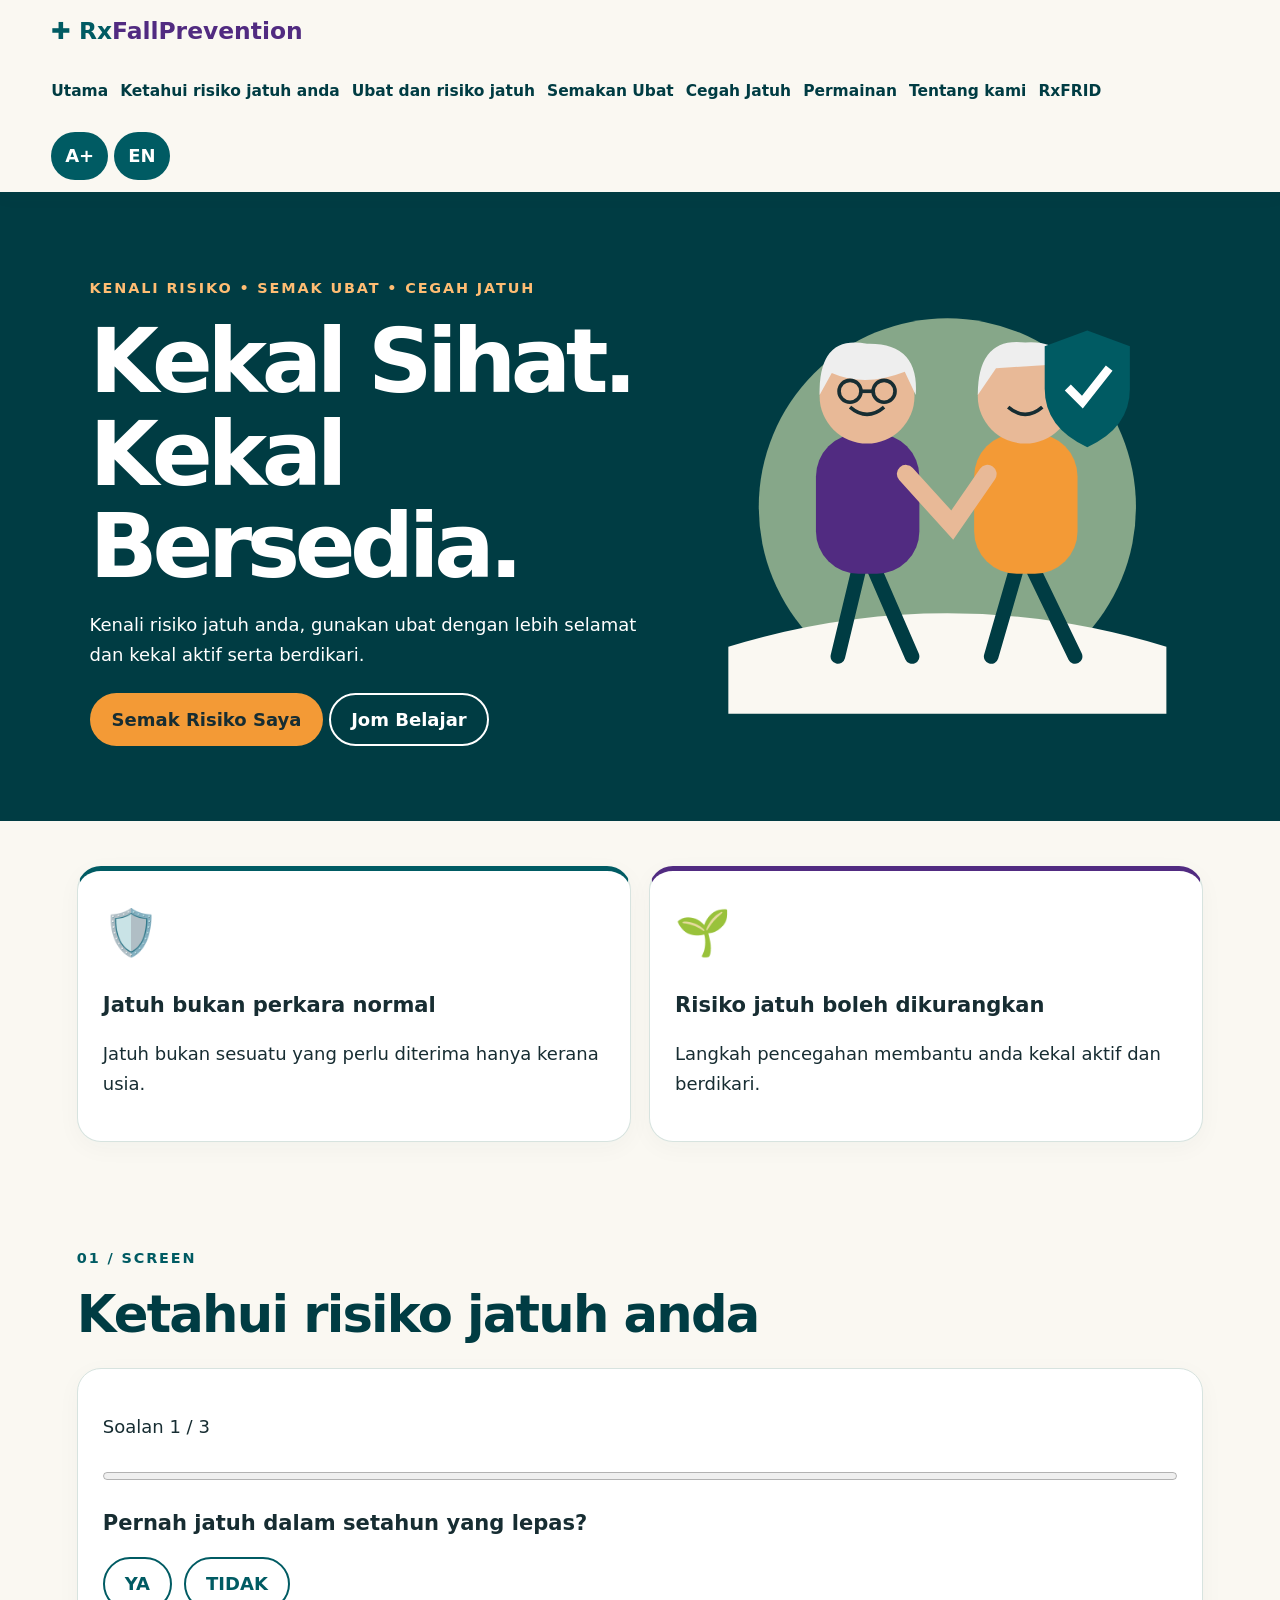
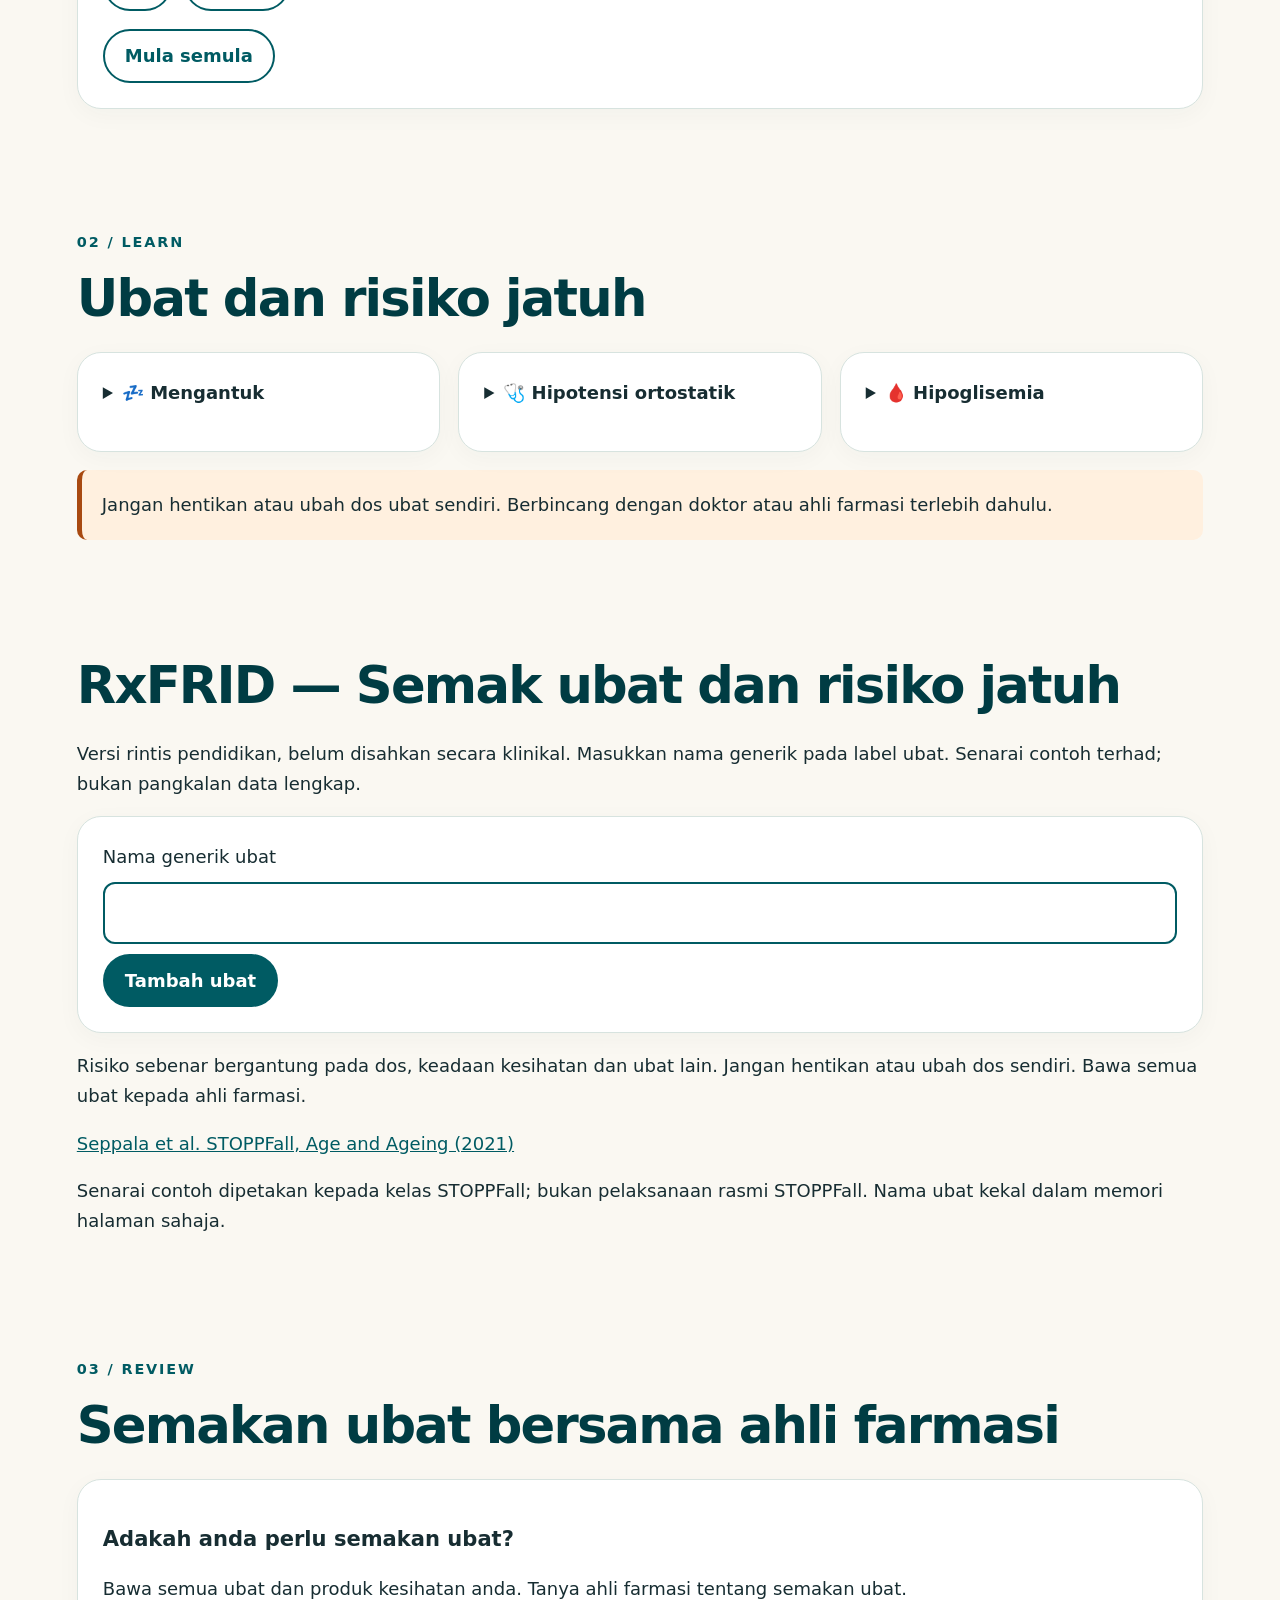
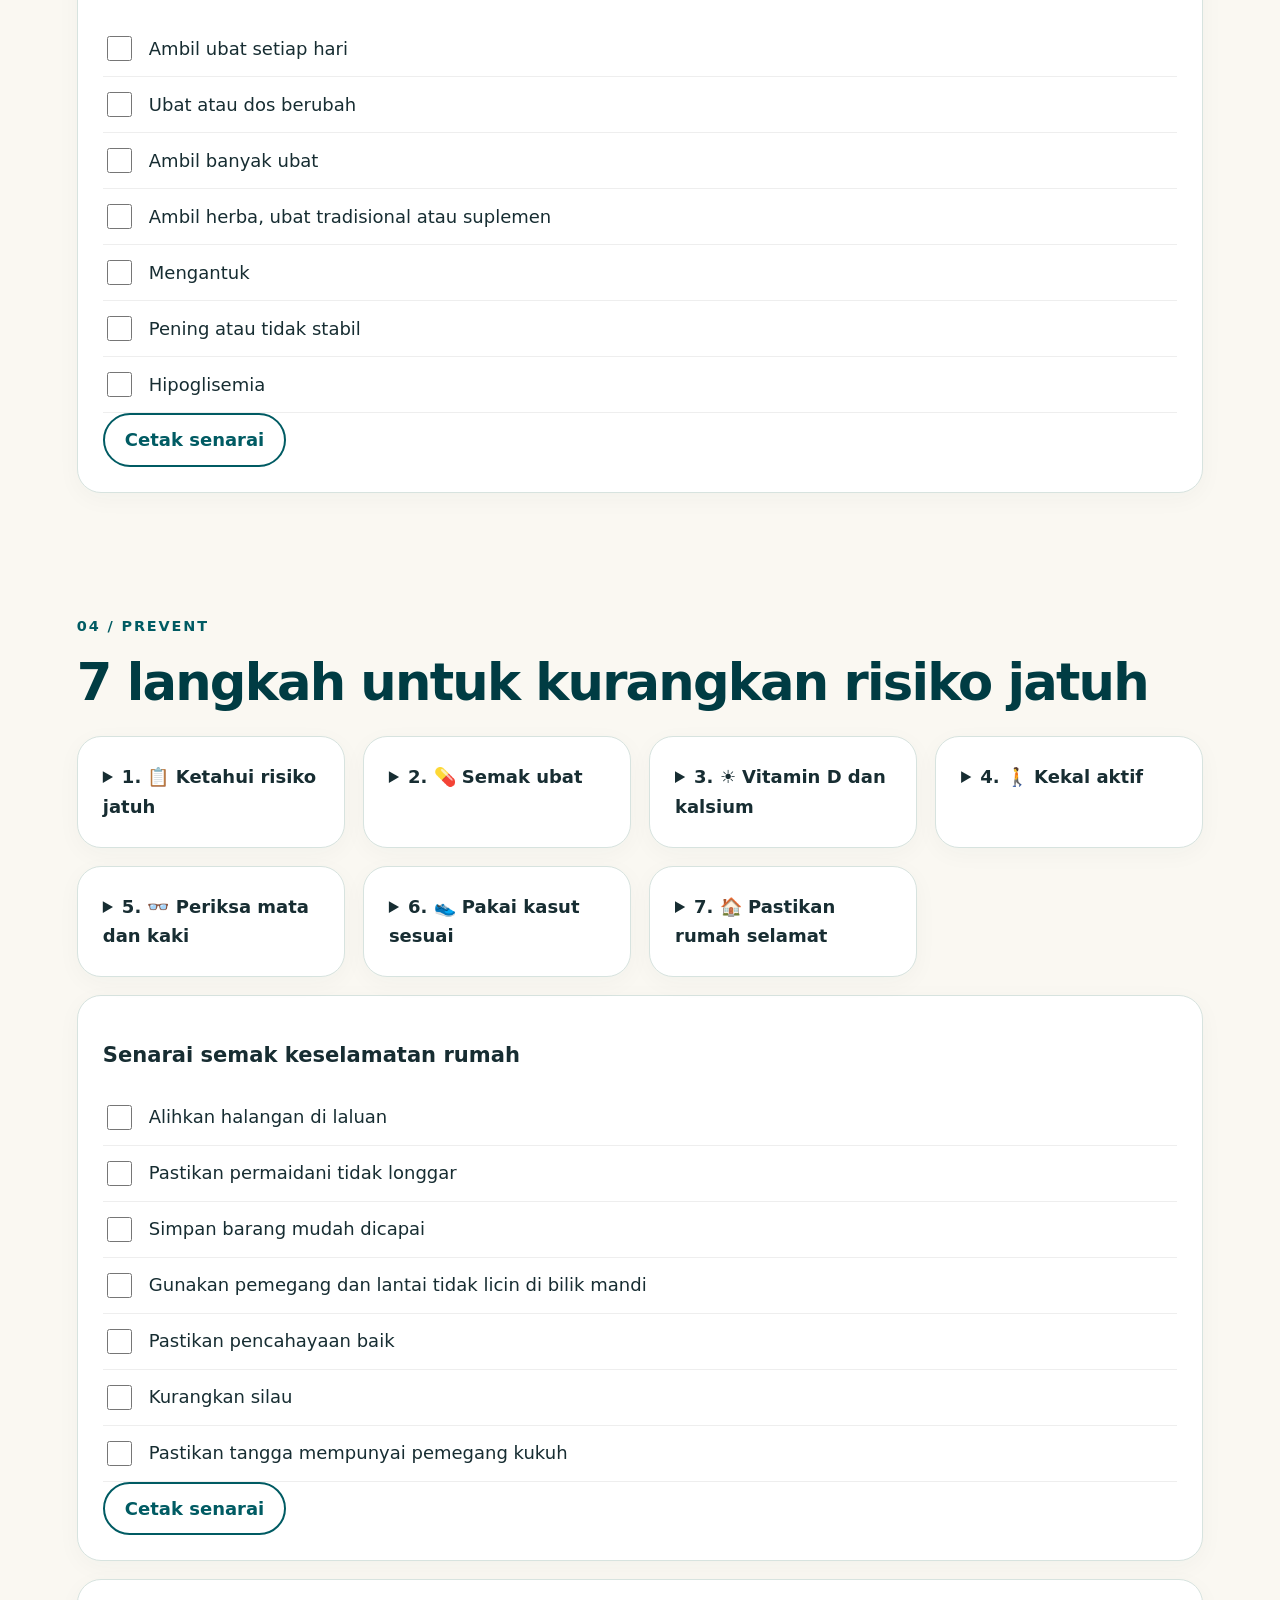
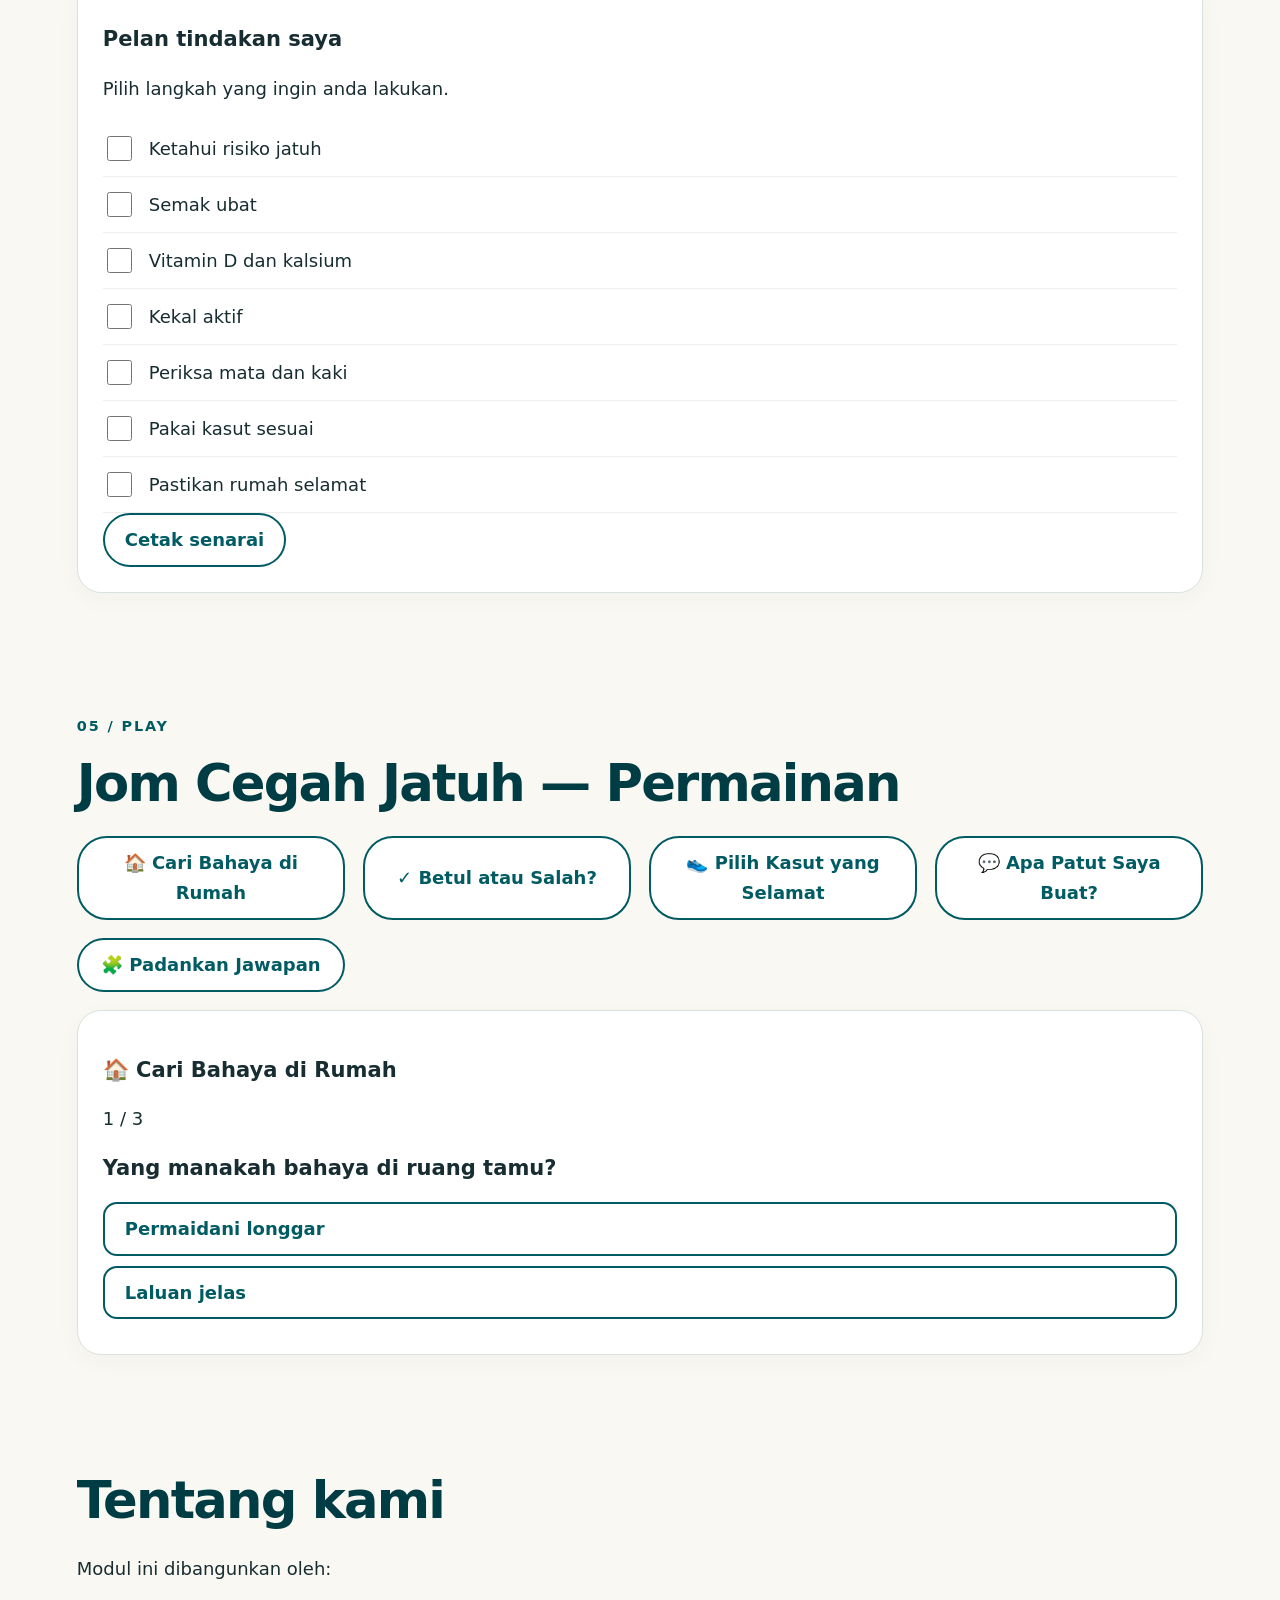
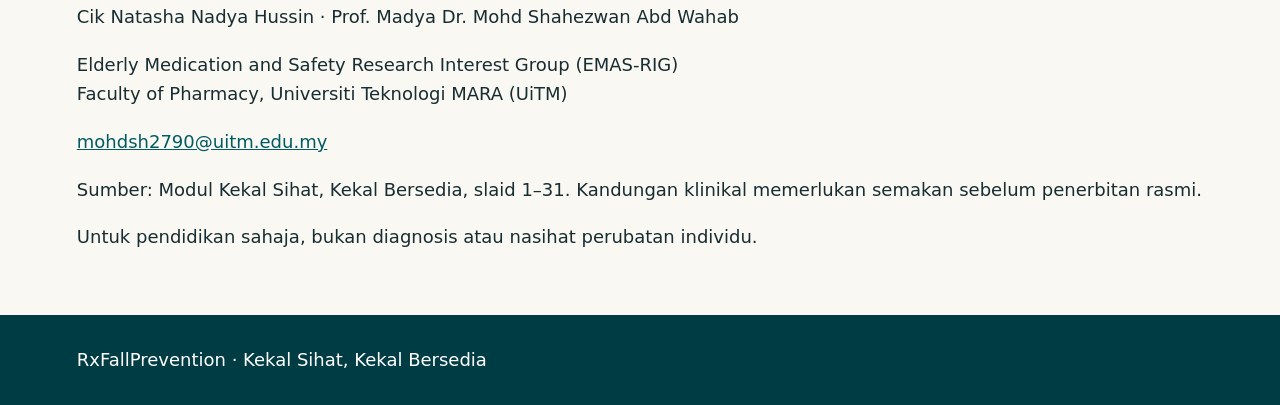
<file: index.html>
<!doctype html>
<html lang="ms"><head><meta charset="utf-8"><meta name="viewport" content="width=device-width,initial-scale=1"><meta name="description" content="Pendidikan pencegahan jatuh untuk warga emas dan penjaga"><title>RxFallPrevention — Kekal Sihat, Kekal Bersedia</title><link rel="stylesheet" href="style.css"></head><body>
<a class="skip" href="#main">Langkau ke kandungan / Skip to content</a>
<header><a class="brand" href="#home">✚ Rx<span>FallPrevention</span></a><nav id="nav"></nav><div class="tools"><button id="font" aria-label="Text size">A+</button><button id="lang" aria-label="Change language">EN</button></div></header>
<main id="main"><section id="home" class="hero"><div><p class="eyebrow" data-t="tag"></p><h1 data-t="hero"></h1><p data-t="intro"></p><a class="btn orange" href="#risk" data-t="screen"></a> <a class="btn outline" href="#learn" data-t="learn"></a></div><svg viewBox="0 0 400 340" role="img" aria-label="Illustration of two older adults walking together"><circle cx="200" cy="170" r="155" fill="#86A789"/><path d="M20 285 Q200 230 380 285V340H20Z" fill="#FAF8F2"/><g stroke="#003C43" stroke-width="12" stroke-linecap="round" fill="none"><path d="M130 210l-20 83m25-83 36 83M260 210l-24 83m29-83 40 83"/></g><rect x="92" y="110" width="85" height="115" rx="35" fill="#512B81"/><rect x="222" y="110" width="85" height="115" rx="35" fill="#F39A36"/><circle cx="134" cy="79" r="39" fill="#e8b997"/><circle cx="264" cy="79" r="39" fill="#e8b997"/><path d="M95 78Q94 28 134 36Q177 35 174 78L165 59Q132 72 105 60Z" fill="#eee"/><path d="M225 78Q225 30 264 35Q304 32 303 78L288 53 240 56Z" fill="#eee"/><g stroke="#172D32" stroke-width="3" fill="none"><path d="M120 88q14 12 28 0M250 88q14 12 28 0"/><circle cx="120" cy="75" r="9"/><circle cx="148" cy="75" r="9"/><path d="M129 75h10"/></g><path d="M166 143l38 42 29-42" stroke="#e8b997" stroke-width="15" fill="none" stroke-linecap="round"/><path d="M315 25l35 13v35q0 32-35 48-35-16-35-48V38Z" fill="#005B63"/><path d="m299 72 12 12 22-28" stroke="white" stroke-width="7" fill="none"/></svg></section>
<section class="messages" id="messages"></section><section id="risk"><p class="eyebrow">01 / SCREEN</p><h2 data-t="risk"></h2><div class="panel" id="screening" aria-live="polite"></div></section>
<section id="learn"><p class="eyebrow">02 / LEARN</p><h2 data-t="med"></h2><div id="modules" class="cards"></div><p class="warning" data-t="warning"></p></section>
<section id="frid" aria-label="RxFRID"></section><section id="review"><p class="eyebrow">03 / REVIEW</p><h2 data-t="review"></h2><div class="panel" id="reviewlist"></div></section>
<section id="prevent"><p class="eyebrow">04 / PREVENT</p><h2 data-t="prevent"></h2><div id="steps" class="cards"></div><div class="panel" id="homecheck"></div><div class="panel" id="plan"></div></section>
<section id="games"><p class="eyebrow">05 / PLAY</p><h2 data-t="games"></h2><div id="gamebuttons" class="cards"></div><div id="game" class="panel" aria-live="polite"></div></section>
<section id="about"><h2 data-t="about"></h2><p data-t="credit"></p><p>Cik Natasha Nadya Hussin · Prof. Madya Dr. Mohd Shahezwan Abd Wahab</p><p>Elderly Medication and Safety Research Interest Group (EMAS-RIG)<br>Faculty of Pharmacy, Universiti Teknologi MARA (UiTM)</p><p><a href="mailto:mohdsh2790@uitm.edu.my">mohdsh2790@uitm.edu.my</a></p><p data-t="source"></p><p data-t="disclaimer"></p></section></main><footer>RxFallPrevention · Kekal Sihat, Kekal Bersedia</footer><script src="content.js"></script><script src="app.js"></script><script src="frid.js"></script></body></html>
</file>
<file: style.css>
:root{--teal:#005B63;--dark:#003C43;--purple:#512B81;--orange:#F39A36;--cream:#FAF8F2;--ink:#172D32;font:18px/1.65 system-ui,sans-serif;color:var(--ink);background:var(--cream);scroll-behavior:smooth;scroll-padding-top:100px}*{box-sizing:border-box}body{margin:0}header{position:sticky;top:0;z-index:5;background:var(--cream);display:flex;align-items:center;justify-content:space-between;gap:16px;padding:12px 4%;box-shadow:0 2px 16px #003c4315;flex-wrap:wrap}.brand{font-weight:900;color:var(--teal);font-size:1.3rem;text-decoration:none}.brand span{color:var(--purple)}nav{display:flex;gap:12px;flex-wrap:wrap}nav a{font-size:.86rem;color:var(--dark);text-decoration:none;font-weight:700;padding:12px 0}button,.btn{font:inherit;font-weight:750;border:2px solid transparent;border-radius:30px;min-height:48px;padding:10px 20px;cursor:pointer;background:var(--teal);color:white;text-decoration:none;display:inline-flex;align-items:center;justify-content:center}button:hover,.btn:hover{filter:brightness(.92)}:focus-visible{outline:3px solid #b66b00;outline-offset:4px}.tools{display:flex;gap:6px}.tools button{padding:6px 12px}.hero{background:var(--dark);color:white;display:grid;grid-template-columns:1.2fr 1fr;align-items:center;gap:30px;padding:70px 7%;max-width:none}.hero svg{width:100%;max-height:420px}.hero h1{font-size:clamp(2.8rem,7vw,5.8rem);line-height:1.03;letter-spacing:-.06em;margin:15px 0}.hero p{max-width:650px}.eyebrow{font-weight:800;letter-spacing:.13em;font-size:.8rem;color:var(--teal)}.hero .eyebrow{color:#ffbd73}.orange{background:var(--orange);color:var(--ink)}.outline{border-color:white;background:transparent}.hero .btn{margin:5px 0}section{padding:45px 6%;max-width:1400px;margin:auto}h2{font-size:clamp(1.8rem,4vw,3rem);line-height:1.15;color:var(--dark);margin:8px 0 24px;letter-spacing:-.035em}h3{line-height:1.25}.cards,.messages{display:grid;grid-template-columns:repeat(auto-fit,minmax(min(100%,260px),1fr));gap:18px}.card,.panel,details{background:white;border:1px solid #d7e3df;border-radius:24px;padding:25px;box-shadow:0 6px 24px #003c4309}.panel{margin:18px 0}.card strong{font-size:1.25rem}.card:nth-child(3n+2){border-top:5px solid var(--purple)}.card:nth-child(3n+1){border-top:5px solid var(--teal)}.card:nth-child(3n){border-top:5px solid var(--orange)}.symbol{font-size:2.5rem;display:block}.warning{background:#fff0df;border-left:5px solid #a84910;padding:20px;border-radius:10px}summary{cursor:pointer;font-weight:800;min-height:48px}label.check{display:flex;align-items:center;gap:14px;padding:12px 0;min-height:48px;border-bottom:1px solid #eee}input[type=checkbox]{width:25px;height:25px;accent-color:var(--teal);flex:none}.actions{display:flex;gap:12px;flex-wrap:wrap;margin-top:18px}.secondary{background:white;color:var(--teal);border-color:var(--teal)}progress{width:100%;accent-color:var(--teal);height:16px}.feedback{padding:15px;background:#e8f3ec;border-radius:12px;margin-top:15px}.gamechoice{display:block;width:100%;text-align:left;margin:10px 0;border-radius:14px}.skip{position:absolute;left:-999px}.skip:focus{left:10px;top:10px;z-index:10;background:white;padding:12px}footer{background:var(--dark);color:white;padding:30px 6%}a{color:var(--teal)}@media(max-width:760px){header{position:static}nav{order:3;width:100%}.hero{grid-template-columns:1fr;padding:40px 6%}.hero svg{max-height:270px}section{padding:30px 5%}}@media(prefers-reduced-motion:reduce){*{scroll-behavior:auto!important;animation:none!important}}@media print{body.printing header,body.printing footer,body.printing section:not(.print-section),body.printing .print-section>*:not(.print-target){display:none!important}body.printing button{display:none!important}.panel{box-shadow:none}}
</file>
